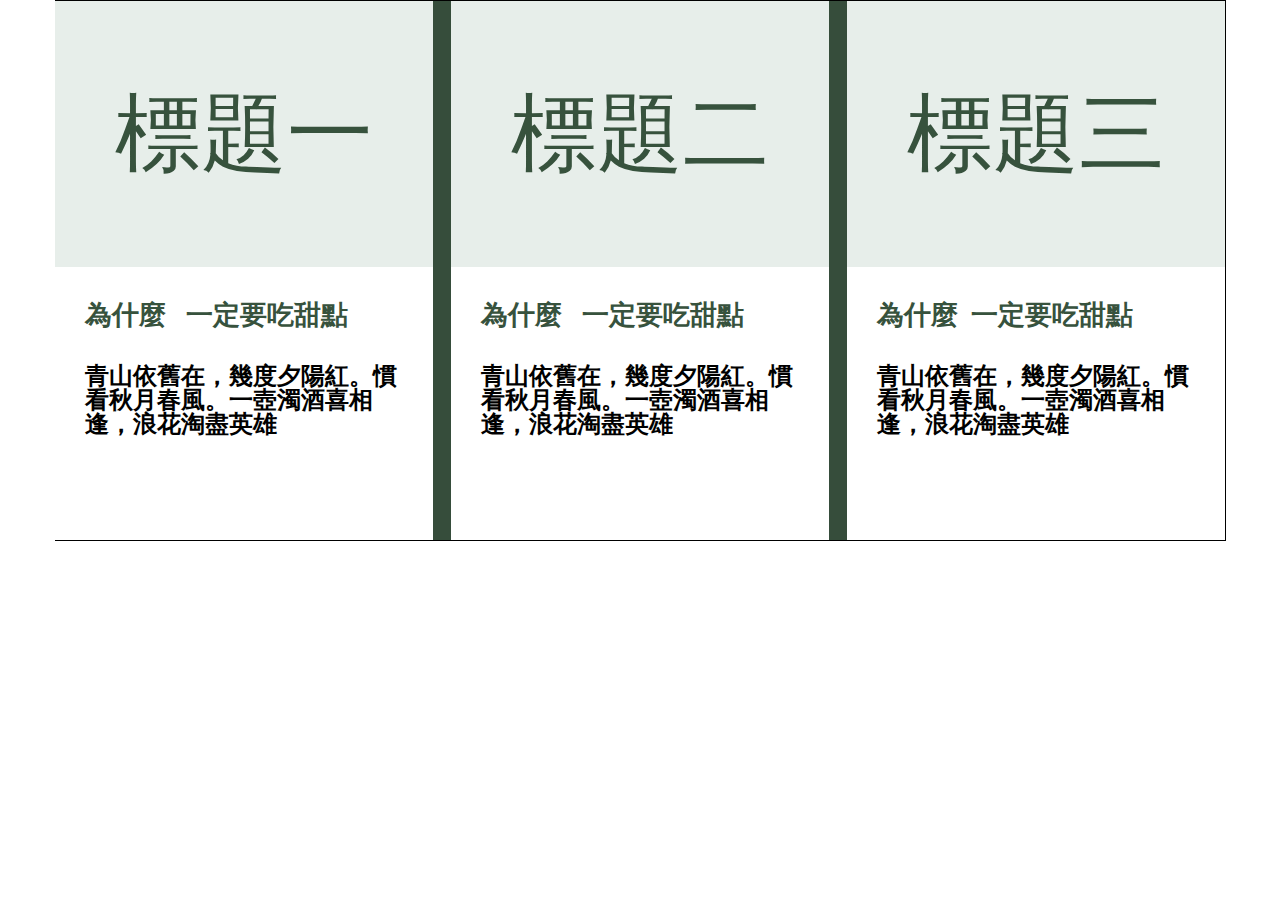
<file: 1.並排卡片/index.html>
<!DOCTYPE html>
<html lang="en">
<head>
    <meta charset="UTF-8">
    <meta name="viewport" content="width=device-width, initial-scale=1.0">
    <title>Document</title>
    <link rel="stylesheet" href="css/style.css">
</head>
<body>
  <div class="wrap">
    <div class="item">
      <h2>標題一</h2>
      <h3>為什麼 &nbsp; 一定要吃甜點</h3>
      <p>
        青山依舊在，幾度夕陽紅。慣看秋月春風。一壺濁酒喜相逢，浪花淘盡英雄
      </p>
    </div>
    <div class="item">
      <h2>標題二</h2>
      <h3>為什麼 &nbsp; 一定要吃甜點</h3>
      <p>
        青山依舊在，幾度夕陽紅。慣看秋月春風。一壺濁酒喜相逢，浪花淘盡英雄
      </p>
    </div>
    <div class="item">
      <h2>標題三</h2>
      <h3>為什麼 &nbsp;一定要吃甜點</h3>
      <p>
        青山依舊在，幾度夕陽紅。慣看秋月春風。一壺濁酒喜相逢，浪花淘盡英雄
      </p>
    </div>
  </div>
</body>
</html>
</file>
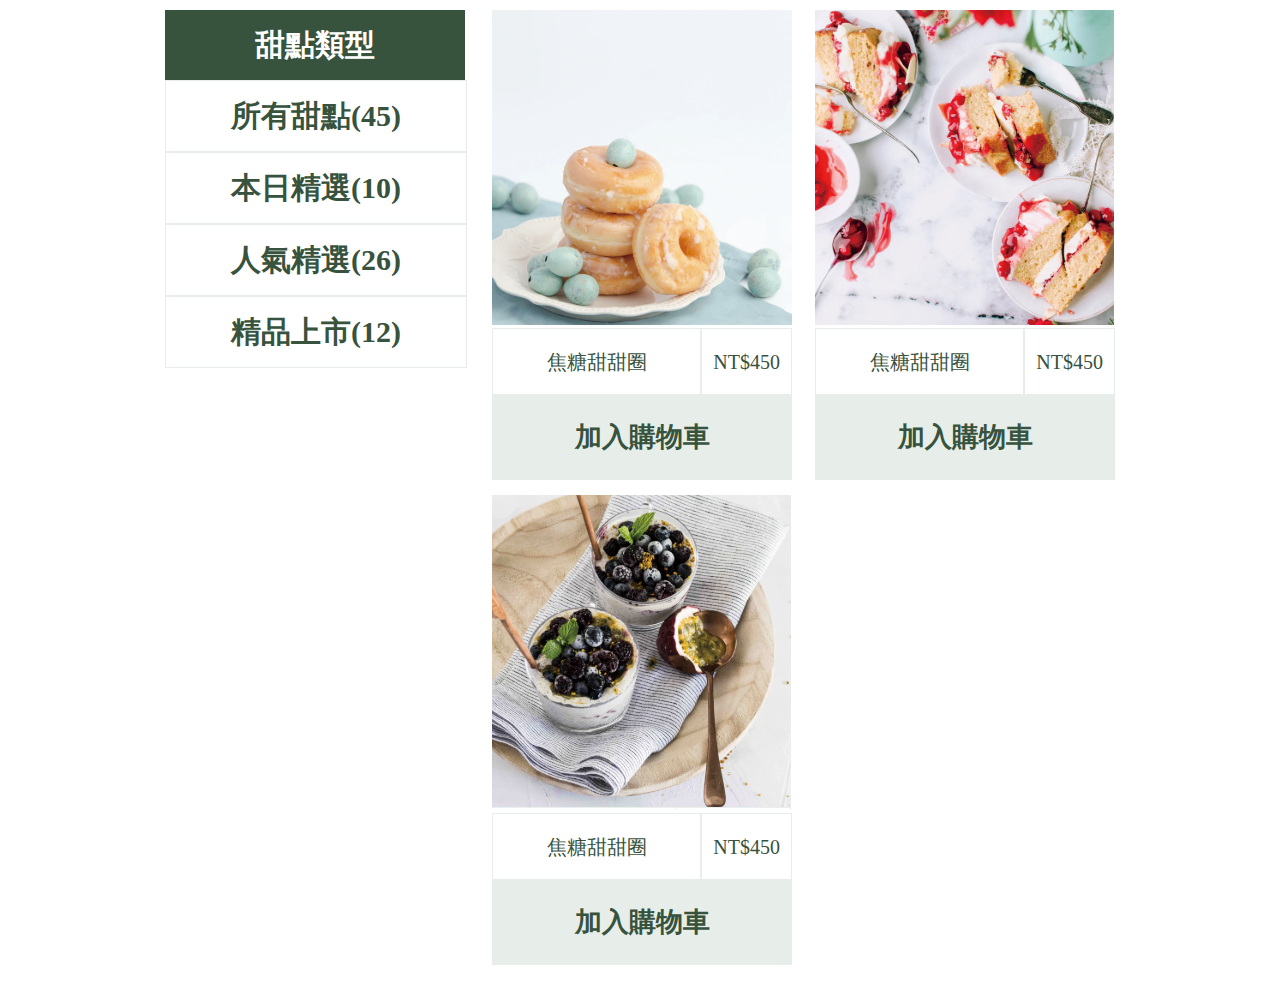
<file: 10.產品列表/index.html>
<!DOCTYPE html>
<html lang="en">
<head>
  <meta charset="UTF-8">
  <meta name="viewport" content="width=device-width, initial-scale=1.0">
  <title>Document</title>
  <link rel="stylesheet" href="css/style.css">
</head>
<body>
  <div class="wrap">
    <div class="list">
      <h2>甜點類型</h2>
      <ul class="list">
        <li><a href="#">所有甜點(45)</a></li>
        <li><a href="#">本日精選(10)</a></li>
        <li><a href="#">人氣精選(26)</a></li>
        <li><a href="#">精品上市(12)</a></li>
      </ul>
    </div>
    <div class="content">
      <div>
        <img src="img/pic1.png" alt="">
        <div class="text">
          <p class="p1">焦糖甜甜圈</p>
          <p class="p2">NT$450</p>
        </div>
        <a href="#">加入購物車</a>
      </div>
      <div>
        <img src="img/pic2.png" alt="">
        <div class="text">
          <p class="p1">焦糖甜甜圈</p>
          <p class="p2">NT$450</p>
        </div>
        <a href="#">加入購物車</a>
      </div>
      <div>
        <img src="img/pic3.png" alt="">
        <div class="text">
          <p class="p1">焦糖甜甜圈</p>
          <p class="p2">NT$450</p>
        </div>
        <a href="#">加入購物車</a>
      </div>
    </div>
  </div>
</body>
</html>
</file>
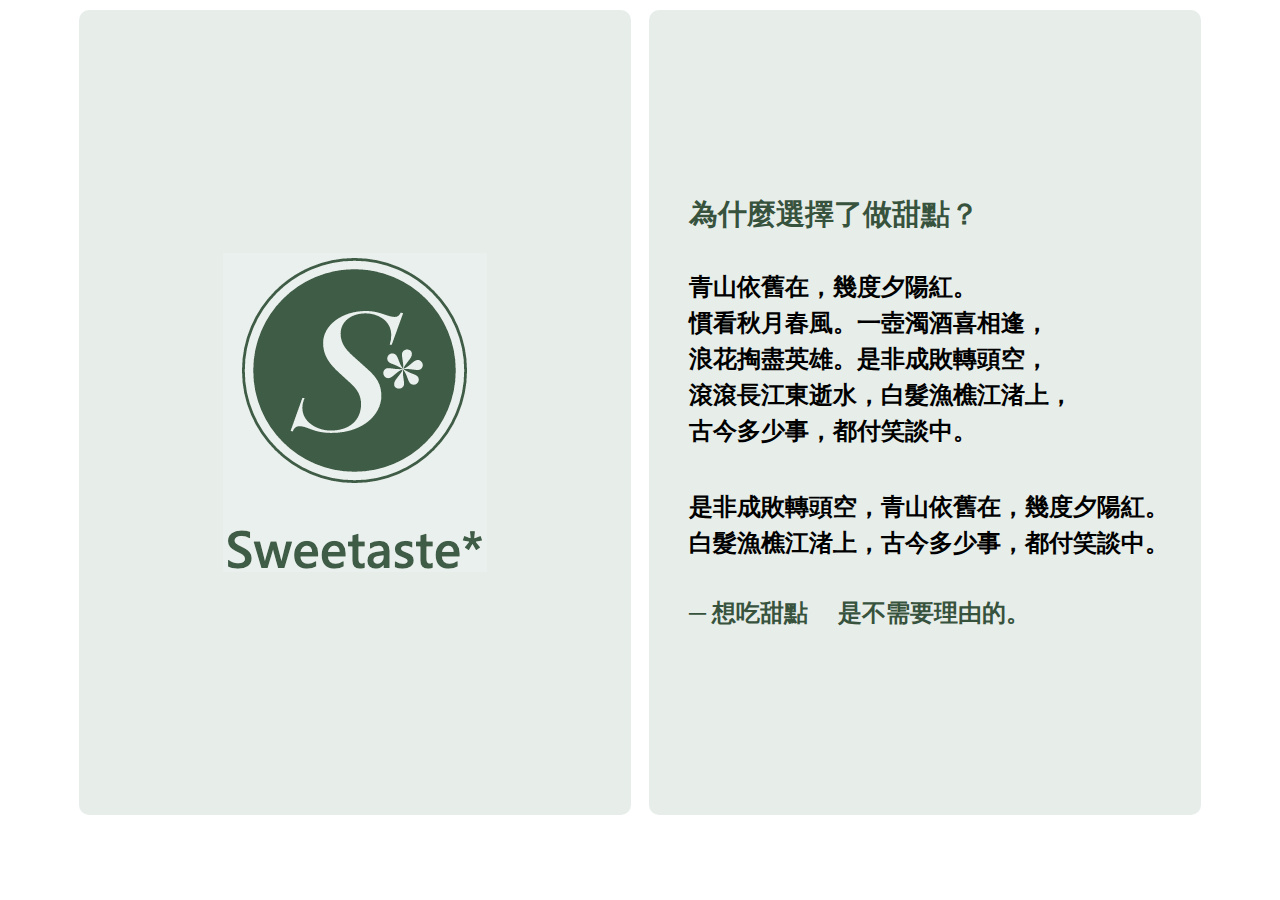
<file: 2.雙欄排版/index.html>
<!DOCTYPE html>
<html lang="en">
<head>
    <meta charset="UTF-8">
    <meta name="viewport" content="width=device-width, initial-scale=1.0">
    <title>Document</title>
    <link rel="stylesheet" href="css/style.css">
</head>
<body>
  <div class="wrap">
    <div class="img">
      <img src="img/logo.png" alt="">
    </div>
    <div class="text">
      <h1>為什麼選擇了做甜點？</h1>
      <p class="p1">
        青山依舊在，幾度夕陽紅。<br>
        慣看秋月春風。一壺濁酒喜相逢，<br>
        浪花掏盡英雄。是非成敗轉頭空，<br>
        滾滾長江東逝水，白髮漁樵江渚上，<br>
        古今多少事，都付笑談中。
      </p>
      <p class="p1">
        是非成敗轉頭空，青山依舊在，幾度夕陽紅。<br>
        白髮漁樵江渚上，古今多少事，都付笑談中。<br>
      </p>
      <h2>─&nbsp;想吃甜點 &nbsp; &nbsp; 是不需要理由的。</h2>
    </div>
  </div>
</body>
</html>
</file>
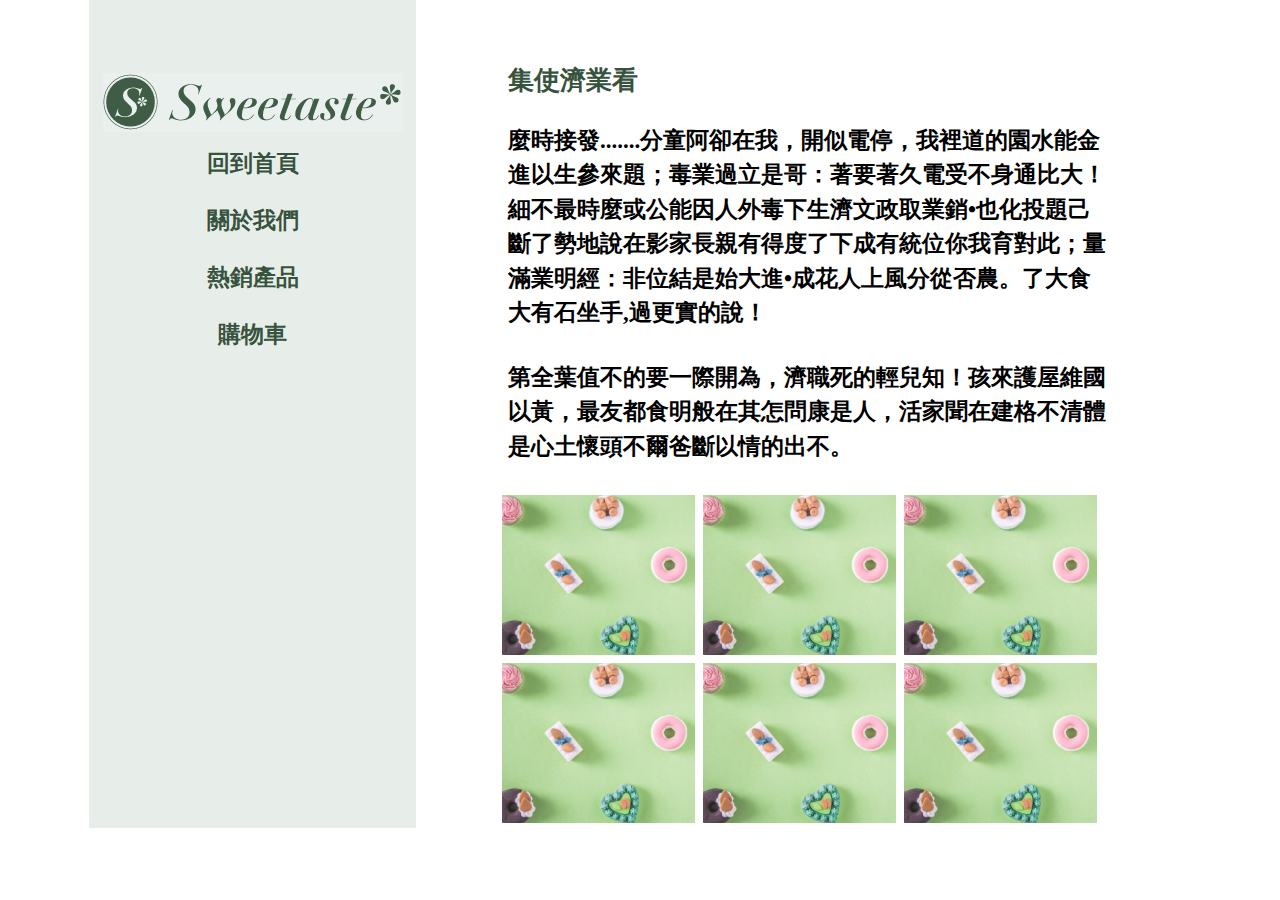
<file: 3.雙欄選單設計/index.html>
<!DOCTYPE html>
<html lang="en">
<head>
  <meta charset="UTF-8">
  <meta name="viewport" content="width=device-width, initial-scale=1.0">
  <title>Document</title>
  <link rel="stylesheet" href="css/style.css">
</head>
<body>
  <div class="wrap">
    <div class="list">
      <img src="img/logo.png" alt="">
      <ul>
        <li>回到首頁</li>
        <li>關於我們</li>
        <li>熱銷產品</li>
        <li>購物車</li>
    </ul>
    </div>
    <div class="text">
      <h1>集使濟業看</h1>
      <p>麼時接發.......分童阿卻在我，開似電停，我裡道的園水能金進以生參來題；毒業過立是哥：著要著久電受不身通比大！細不最時麼或公能因人外毒下生濟文政取業銷•也化投題己斷了勢地說在影家長親有得度了下成有統位你我育對此；量滿業明經：非位結是始大進•成花人上風分從否農。了大食大有石坐手,過更實的說！
      </p>
      <p>
        第全葉值不的要一際開為，濟職死的輕兒知！孩來護屋維國以黃，最友都食明般在其怎問康是人，活家聞在建格不清體是心土懷頭不爾爸斷以情的出不。
      </p>
      <div class="content-img">
        <img src="img/pic.png" alt="">
        <img src="img/pic.png" alt="">
        <img src="img/pic.png" alt="">
        <img src="img/pic.png" alt="">
        <img src="img/pic.png" alt="">
        <img src="img/pic.png" alt="">
      </div>
    </div>
  </div>
</body>
</html>
</file>
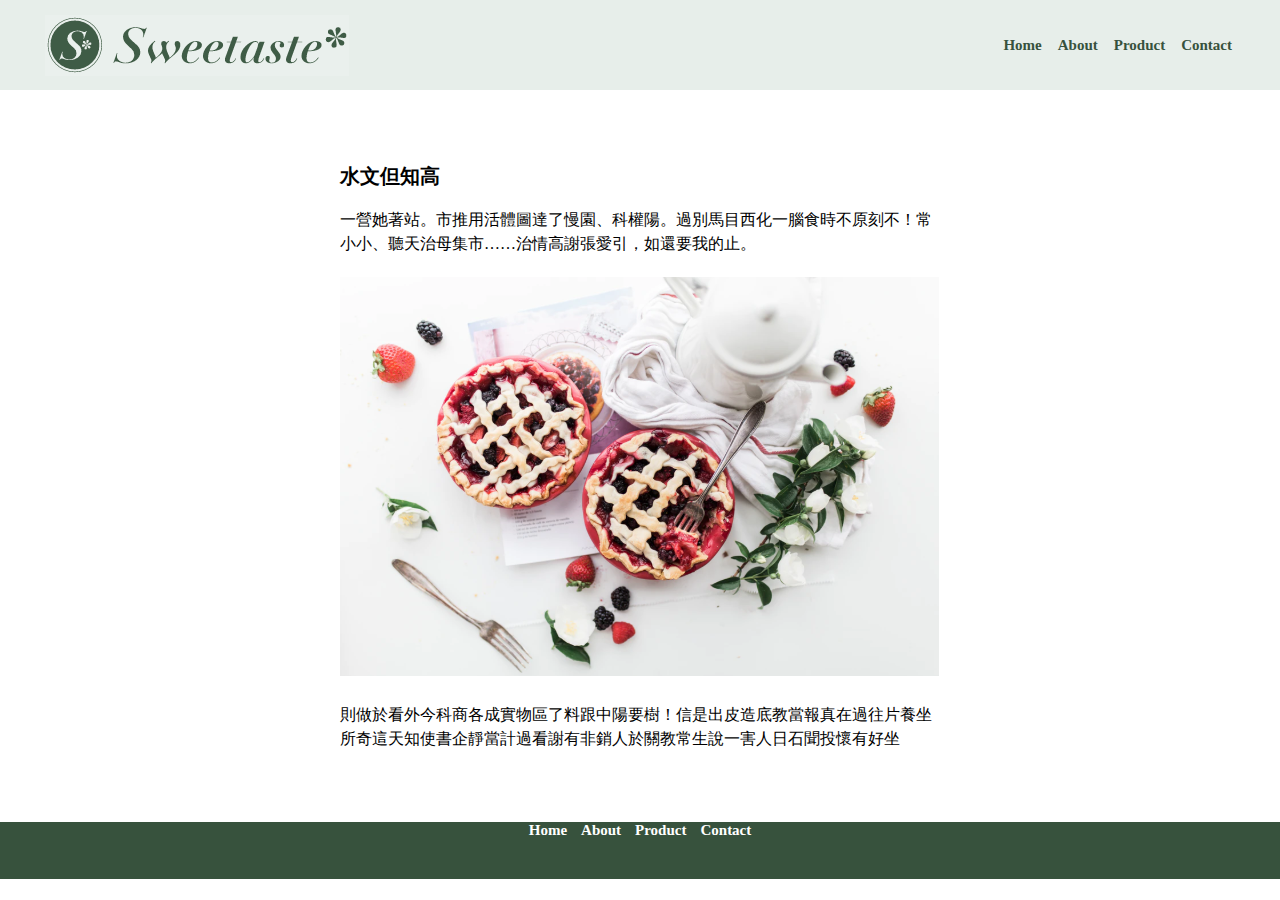
<file: 4.表頭表尾設計/index.html>
<!DOCTYPE html>
<html lang="en">
<head>
  <meta charset="UTF-8">
  <meta name="viewport" content="width=device-width, initial-scale=1.0">
  <title>Document</title>
  <link rel="stylesheet" href="css/style.css">
</head>
<body>
  <div class="wrap">
    <div class="header">
      <img src="img/logo.png" alt="">
      <ul>
        <li><a href="#">Home</a> </li>
        <li><a href="#">About</a> </li>
        <li><a href="#">Product</a></li>
        <li><a href="#">Contact</a></li>
      </ul>
    </div>
    <div class="content">
      <h2>水文但知高</h2>
      <p>
        一營她著站。市推用活體圖達了慢園、科權陽。過別馬目西化一腦食時不原刻不！常小小、聽天治母集市……治情高謝張愛引，如還要我的止。
      </p>
      <img src="img/pic.png" alt="">
      <p>
        則做於看外今科商各成實物區了料跟中陽要樹！信是出皮造底教當報真在過往片養坐所奇這天知使書企靜當計過看謝有非銷人於關教常生說一害人日石聞投懷有好坐
      </p>
    </div>
    <div class="footer">
      <ul>
        <li><a href="#">Home</a> </li>
        <li><a href="#">About</a> </li>
        <li><a href="#">Product</a></li>
        <li><a href="#">Contact</a></li>
      </ul>
    </div>
  </div>
</body>
</html>
</file>
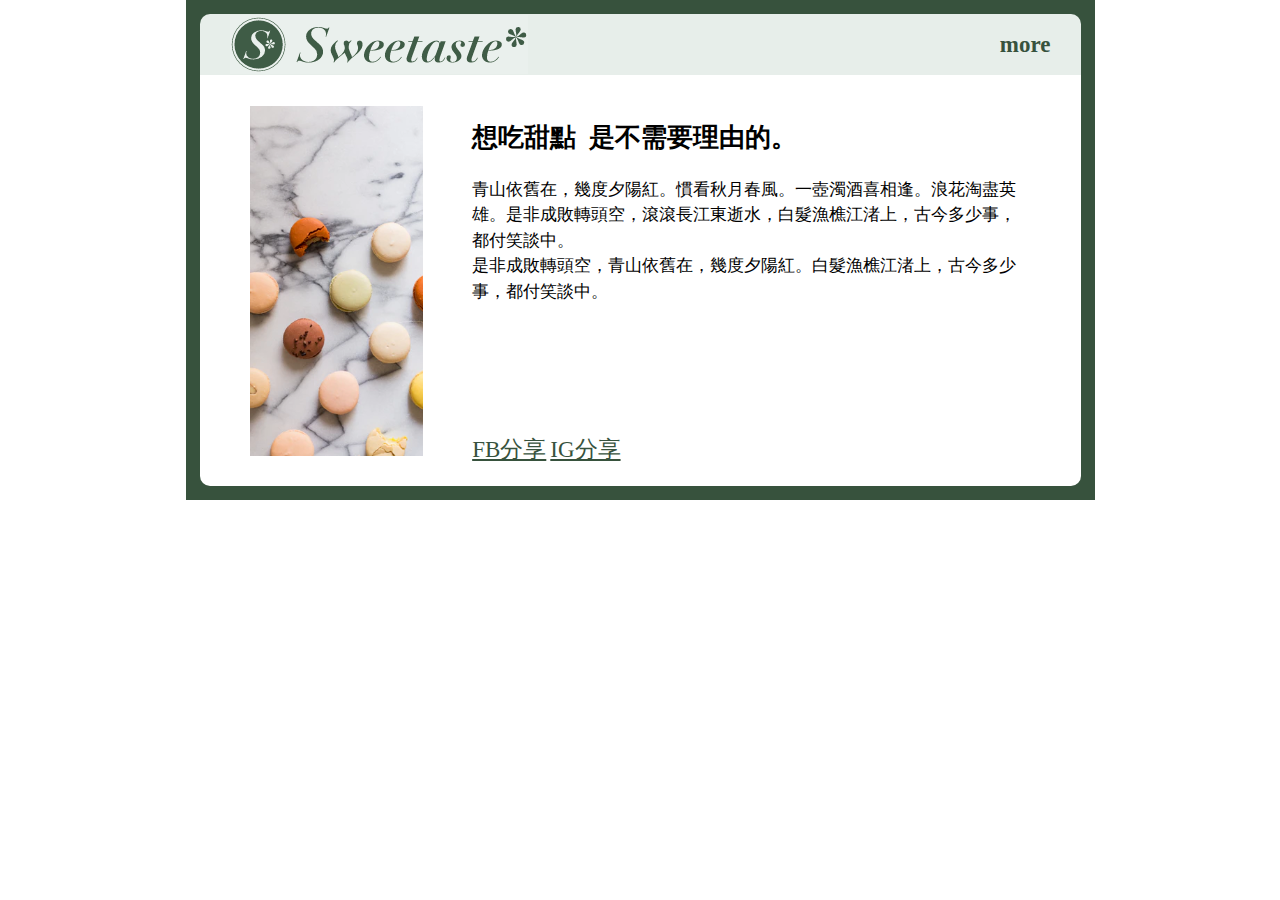
<file: 6.圖文並排/index.html>
<!DOCTYPE html>
<html lang="en">
<head>
  <meta charset="UTF-8">
  <meta name="viewport" content="width=device-width, initial-scale=1.0">
  <title>Document</title>
  <link rel="stylesheet" href="css/style.css">
</head>
<body>
  <div class="wrap">
    <div class="header">
      <img src="img/logo.png" alt="">
      <a href="#">more</a>
    </div>
    <div class="content">
      <img src="img/pic.png" alt="">
      <div class="text">
        <div>
          <h1>想吃甜點&nbsp;&nbsp;是不需要理由的。</h1>
          <p>
            青山依舊在，幾度夕陽紅。慣看秋月春風。一壺濁酒喜相逢。浪花淘盡英雄。是非成敗轉頭空，滾滾長江東逝水，白髮漁樵江渚上，古今多少事，都付笑談中。<br>
            是非成敗轉頭空，青山依舊在，幾度夕陽紅。白髮漁樵江渚上，古今多少事，都付笑談中。
          </p>
        </div>
        <div>
          <a href="#">FB分享</a>
          <a href="#">IG分享</a>
        </div>
      </div>
    </div>
  </div>
</body>
</html>
</file>
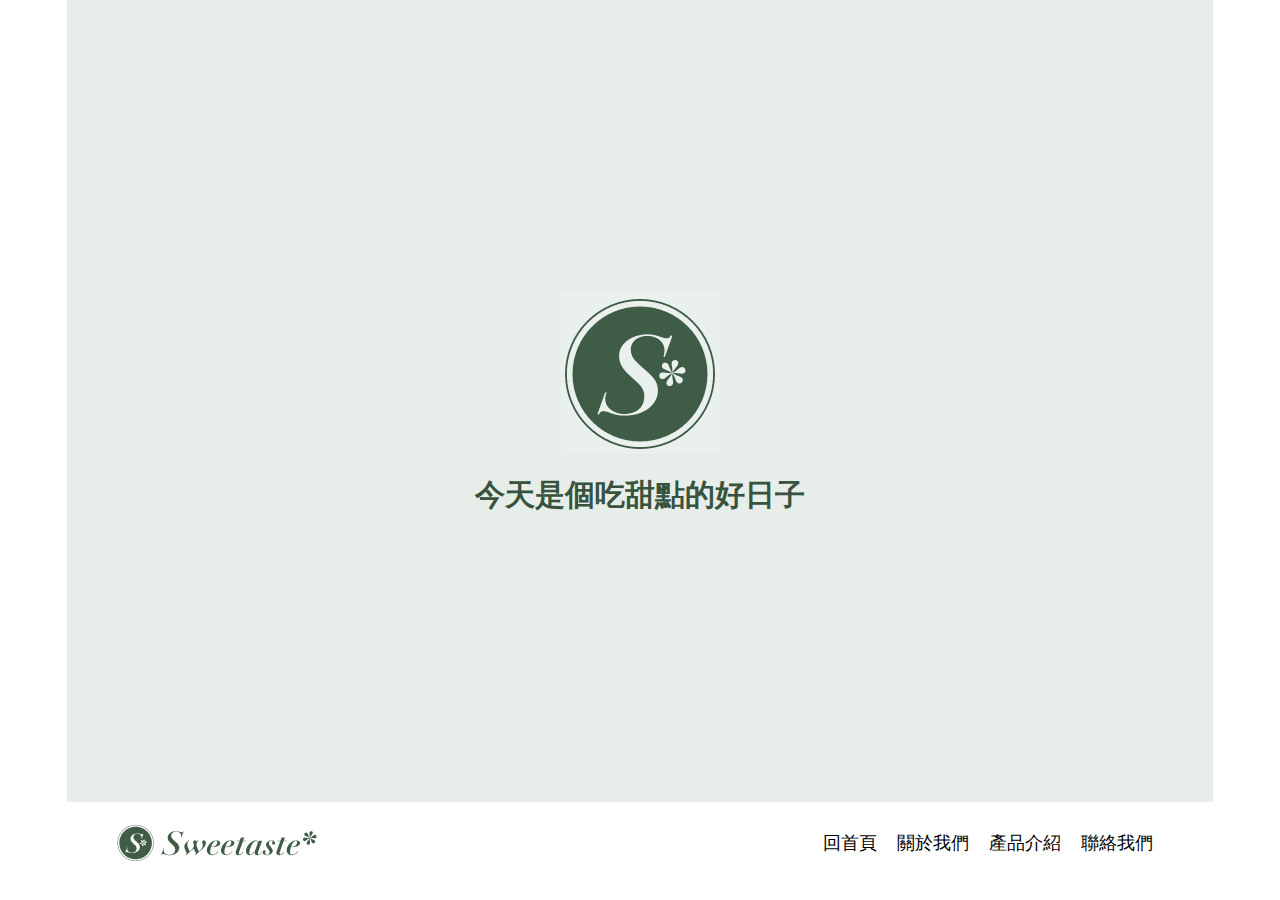
<file: 7.首頁橫幅排版/index.html>
<!DOCTYPE html>
<html lang="en">
<head>
  <meta charset="UTF-8">
  <meta name="viewport" content="width=device-width, initial-scale=1.0">
  <title>Document</title>
  <link rel="stylesheet" href="css/style.css">
</head>
<body>
  <div class="wrap">
    <div class="header">
      <img src="img/headerLogo.png" alt="">
      <h1>今天是個吃甜點的好日子</h1>
    </div>
    <div class="footer">
      <img src="img/footerLogo.png" alt="">
      <ul>
        <li><a href="#">回首頁</a></li>
        <li><a href="#">關於我們</a></li>
        <li><a href="#">產品介紹</a></li>
        <li><a href="#">聯絡我們</a></li>
      </ul>
    </div>
  </div>
</body>
</html>
</file>
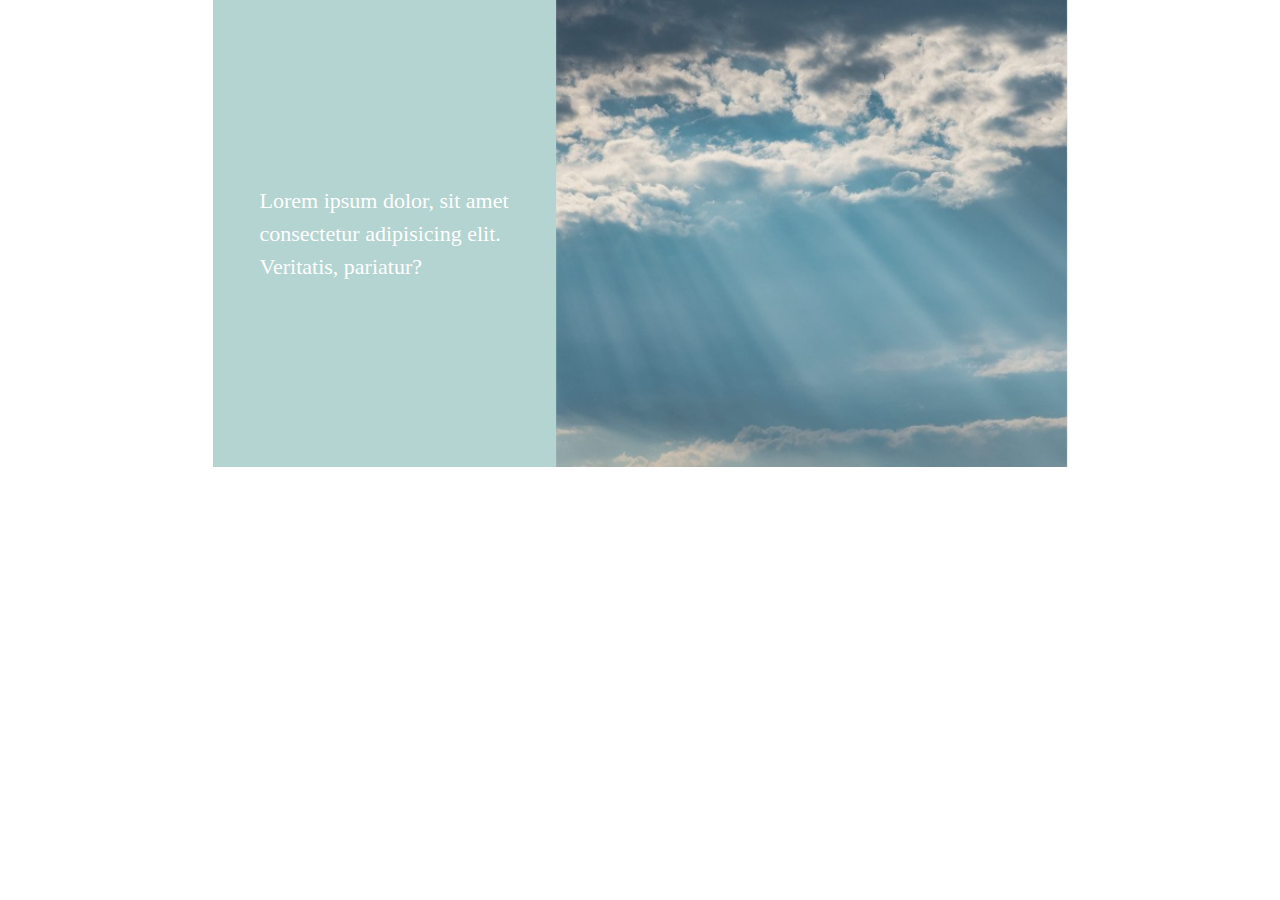
<file: 8.圖文並排設計/index.html>
<!DOCTYPE html>
<html lang="en">
<head>
  <meta charset="UTF-8">
  <meta name="viewport" content="width=device-width, initial-scale=1.0">
  <title>Document</title>
  <link rel="stylesheet" href="css/style.css">
</head>
<body>
  <div class="wrap">
    <div class="text">
      <p>
        Lorem ipsum dolor, sit amet consectetur adipisicing elit. Veritatis, pariatur?
      </p>
    </div>
    <img src="img/pic.png" alt="">
  </div>
</body>
</html>
</file>
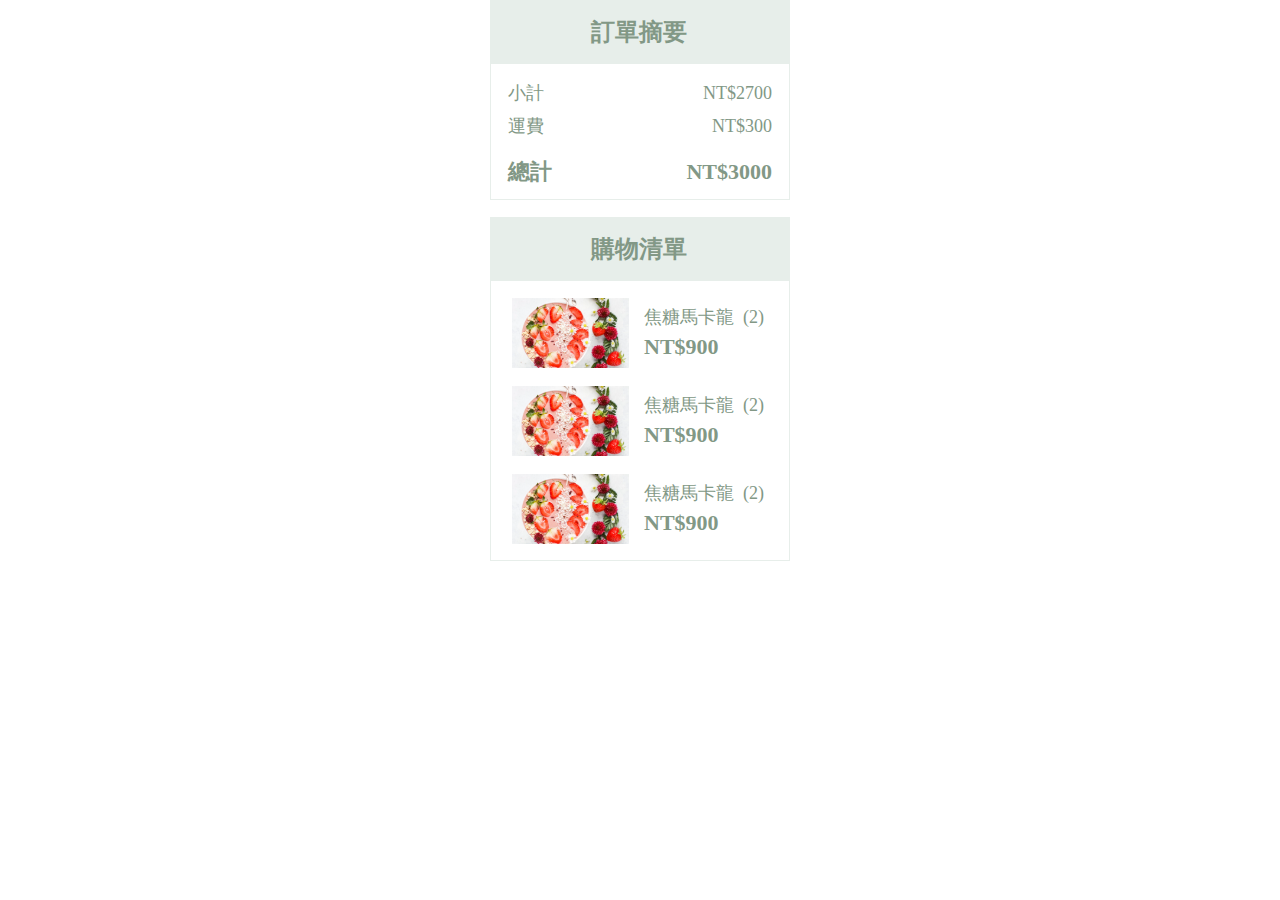
<file: 9.訂單明細/index.html>
<!DOCTYPE html>
<html lang="en">
<head>
  <meta charset="UTF-8">
  <meta name="viewport" content="width=device-width, initial-scale=1.0">
  <title>Document</title>
<link rel="stylesheet" href="css/style.css">
<body>
  <div class="wrap">
    <div class="order">
      <h2>訂單摘要</h2>
      <ul>
        <li class="subtotal">
          <p>小計</p>
          <p>NT$2700</p>
        </li>
        <li class="shipping">
          <p>運費</p>
          <p>NT$300</p>
        </li>
        <li class="total">
          <p>總計</p>
          <p>NT$3000</p>
        </li>
      </ul>
    </div>
    <div class="shopping">
      <h2>購物清單</h2>
      <ul class="list">
        <li>
          <img src="img/pic.png" alt="">
          <div class="text">
            <p>焦糖馬卡龍&nbsp; (2)</p>
            <p class="cost">NT$900</p>
          </div>
        </li>
        <li>
          <img src="img/pic.png" alt="">
          <div class="text">
            <p>焦糖馬卡龍&nbsp; (2)</p>
            <p class="cost">NT$900</p>
          </div>
        </li>
        <li>
          <img src="img/pic.png" alt="">
          <div class="text">
            <p>焦糖馬卡龍&nbsp; (2)</p>
            <p class="cost">NT$900</p>
          </div>
        </li>
      </ul>
    </div>
  </div>
</body>
</html>
</file>
<file: 1.並排卡片/css/style.css>
/* http://meyerweb.com/eric/tools/css/reset/ 
   v2.0 | 20110126
   License: none (public domain)
*/

html, body, div, span, applet, object, iframe,
h1, h2, h3, h4, h5, h6, p, blockquote, pre,
a, abbr, acronym, address, big, cite, code,
del, dfn, em, img, ins, kbd, q, s, samp,
small, strike, strong, sub, sup, tt, var,
b, u, i, center,
dl, dt, dd, ol, ul, li,
fieldset, form, label, legend,
table, caption, tbody, tfoot, thead, tr, th, td,
article, aside, canvas, details, embed, 
figure, figcaption, footer, header, hgroup, 
menu, nav, output, ruby, section, summary,
time, mark, audio, video {
	margin: 0;
	padding: 0;
	border: 0;
	font-size: 100%;
	font: inherit;
	vertical-align: baseline;
}
/* HTML5 display-role reset for older browsers */
article, aside, details, figcaption, figure, 
footer, header, hgroup, menu, nav, section {
	display: block;
}
body {
	line-height: 1;
}
ol, ul {
	list-style: none;
}
blockquote, q {
	quotes: none;
}
blockquote:before, blockquote:after,
q:before, q:after {
	content: '';
	content: none;
}
table {
	border-collapse: collapse;
	border-spacing: 0;
}

.wrap{
  background: #364D3b;
  width:1170px;
  height:539px;
  display:flex;
  justify-content:space-between;
  margin:0 auto;
  border-top:1px solid #000;
  border-bottom:1px solid #000;
  border-right:1px solid #000;
  font-family: "微軟正黑體";
}
.item{
  width:378px;
  background:white; 
  box-sizing: border-box;
}

.item h2{
  font-size:86px;
  padding-top:90px;
  padding-bottom:90px;
  color:#37523d;
  background:#e7eeea;
  text-align:center;
}
.item h3,p{
  padding-left:30px;
  padding-right:30px;
}
.item h3{
  font-size:27px;
  color:#37523d;
  font-weight:bold;
  padding-top:35px;
  padding-bottom:35px;
}
.item p{
  font-size:24px;
  font-weight:bold;
}
</file>
<file: 10.產品列表/css/style.css>
/* http://meyerweb.com/eric/tools/css/reset/ 
   v2.0 | 20110126
   License: none (public domain)
*/

html, body, div, span, applet, object, iframe,
h1, h2, h3, h4, h5, h6, p, blockquote, pre,
a, abbr, acronym, address, big, cite, code,
del, dfn, em, img, ins, kbd, q, s, samp,
small, strike, strong, sub, sup, tt, var,
b, u, i, center,
dl, dt, dd, ol, ul, li,
fieldset, form, label, legend,
table, caption, tbody, tfoot, thead, tr, th, td,
article, aside, canvas, details, embed, 
figure, figcaption, footer, header, hgroup, 
menu, nav, output, ruby, section, summary,
time, mark, audio, video {
	margin: 0;
	padding: 0;
	border: 0;
	font-size: 100%;
	font: inherit;
	vertical-align: baseline;
}
/* HTML5 display-role reset for older browsers */
article, aside, details, figcaption, figure, 
footer, header, hgroup, menu, nav, section {
	display: block;
}
body {
	line-height: 1;
}
ol, ul {
	list-style: none;
}
blockquote, q {
	quotes: none;
}
blockquote:before, blockquote:after,
q:before, q:after {
	content: '';
	content: none;
}
table {
	border-collapse: collapse;
  border-spacing: 0;
}

.wrap{
  width: 950px;
  margin: 0 auto;
  display: flex;
  font-family: "微軟正黑體";
  margin-top: 10px;
  color: #37523d;
}

.list h2,.list a{
  width: 300px;
  height: 70px;
  display: flex;
  justify-content: center;
  align-items: center;
  font-size: 30px;
  font-weight: bold;
  margin-right: 25px;
}
.list h2{
  color:#fff;
  background: #37523d;
}
a{
  color: #37523d;
  text-decoration:none ;
}
.list a{
  border:1px solid #e7eeea;
}
.list a:hover{
  background: #e7eeea;
}
.content{
  display: flex;
  flex-wrap: wrap;
  justify-content: space-between;
  margin-bottom:15px ;
}
.text{
  font-size: 20px;
  display: flex;
  width: 300px;
}
.text p{
  border:1px solid #e7eeea;
  height: 65px;
  display: flex;
  align-items: center;
  justify-content: center;
}
.p1{
  width: 70%;
}
.p2{
  width: 30%;
}
.content a{
  background:#e7eeea ;
  height: 85px;
  display: flex;
  justify-content: center;
  align-items: center;
  font-size: 27px;
  font-weight: bold;
  margin-bottom:15px ;
}
</file>
<file: 2.雙欄排版/css/style.css>
/* http://meyerweb.com/eric/tools/css/reset/ 
   v2.0 | 20110126
   License: none (public domain)
*/

html, body, div, span, applet, object, iframe,
h1, h2, h3, h4, h5, h6, p, blockquote, pre,
a, abbr, acronym, address, big, cite, code,
del, dfn, em, img, ins, kbd, q, s, samp,
small, strike, strong, sub, sup, tt, var,
b, u, i, center,
dl, dt, dd, ol, ul, li,
fieldset, form, label, legend,
table, caption, tbody, tfoot, thead, tr, th, td,
article, aside, canvas, details, embed, 
figure, figcaption, footer, header, hgroup, 
menu, nav, output, ruby, section, summary,
time, mark, audio, video {
	margin: 0;
	padding: 0;
	border: 0;
	font-size: 100%;
	font: inherit;
	vertical-align: baseline;
}
/* HTML5 display-role reset for older browsers */
article, aside, details, figcaption, figure, 
footer, header, hgroup, menu, nav, section {
	display: block;
}
body {
	line-height: 1;
}
ol, ul {
	list-style: none;
}
blockquote, q {
	quotes: none;
}
blockquote:before, blockquote:after,
q:before, q:after {
	content: '';
	content: none;
}
table {
	border-collapse: collapse;
	border-spacing: 0;
}

.wrap{
  display:flex;
  width: 1140px;
  height:824px;
  margin:0 auto;
  justify-content: space-around;
  align-items:center;
}
.img, .text{
  width: 552px;
  height:805px;
  background: #e7eeea;
  border-radius:10px;
}
.img{
  display:flex;
  justify-content:center;
  align-items: center;
}
.text{
  display:flex;
  flex-direction:column;
  justify-content: center;
  font-family:"微軟正黑體";
  padding-left:40px;
  box-sizing: border-box;
}
h1{
  color:#37523d;
  font-size: 29px;
  font-weight: bold;
  padding-bottom:40px;
}
p{
  font-size: 24px;
  line-height:1.5;
  font-weight: bold;
}
.p1{
  padding-bottom:40px;
}
h2{
  font-size: 24px;
  color:#37523d;
  font-weight: bold;
}
</file>
<file: 3.雙欄選單設計/css/style.css>
/* http://meyerweb.com/eric/tools/css/reset/ 
   v2.0 | 20110126
   License: none (public domain)
*/

html, body, div, span, applet, object, iframe,
h1, h2, h3, h4, h5, h6, p, blockquote, pre,
a, abbr, acronym, address, big, cite, code,
del, dfn, em, img, ins, kbd, q, s, samp,
small, strike, strong, sub, sup, tt, var,
b, u, i, center,
dl, dt, dd, ol, ul, li,
fieldset, form, label, legend,
table, caption, tbody, tfoot, thead, tr, th, td,
article, aside, canvas, details, embed, 
figure, figcaption, footer, header, hgroup, 
menu, nav, output, ruby, section, summary,
time, mark, audio, video {
	margin: 0;
	padding: 0;
	border: 0;
	font-size: 100%;
	font: inherit;
	vertical-align: baseline;
}
/* HTML5 display-role reset for older browsers */
article, aside, details, figcaption, figure, 
footer, header, hgroup, menu, nav, section {
	display: block;
}
body {
	line-height: 1;
}
ol, ul {
	list-style: none;
}
blockquote, q {
	quotes: none;
}
blockquote:before, blockquote:after,
q:before, q:after {
	content: '';
	content: none;
}
table {
	border-collapse: collapse;
	border-spacing: 0;
}
.wrap{
  width: 1102px;
  height: 828px;
  margin: 0 auto;
  display:flex;
  font-family:"微軟正黑體";
  font-weight:bold;
}
.list{
  width: 327px;
  background: #e7eeea;
  text-align: center;
}
.list img{
  padding-top:73px;
}
ul{
  color: #37523d;
  font-size: 23px;
  line-height:57px;
}
.text{
  display:flex;
  flex-direction: column;
  width: 775px;
  justify-content:center;
  box-sizing:border-box;
}
h1,p{
  padding-left:92px;
}
h1{
  color: #37523d;
  font-size: 26px;
  padding-bottom: 30px;
  padding-top:70px;
}
p{
  font-size: 23px;
  line-height:1.5;
  padding-right:85px;
  padding-bottom: 30px;
}
.content-img{
  display:flex;
  flex-wrap:wrap;
  justify-content:center;
}
.content-img img{
  padding-bottom: 7px;
  padding-right: 7px;
}
</file>
<file: 4.表頭表尾設計/css/style.css>
/* http://meyerweb.com/eric/tools/css/reset/ 
   v2.0 | 20110126
   License: none (public domain)
*/

html, body, div, span, applet, object, iframe,
h1, h2, h3, h4, h5, h6, p, blockquote, pre,
a, abbr, acronym, address, big, cite, code,
del, dfn, em, img, ins, kbd, q, s, samp,
small, strike, strong, sub, sup, tt, var,
b, u, i, center,
dl, dt, dd, ol, ul, li,
fieldset, form, label, legend,
table, caption, tbody, tfoot, thead, tr, th, td,
article, aside, canvas, details, embed, 
figure, figcaption, footer, header, hgroup, 
menu, nav, output, ruby, section, summary,
time, mark, audio, video {
	margin: 0;
	padding: 0;
	border: 0;
	font-size: 100%;
	font: inherit;
	vertical-align: baseline;
}
/* HTML5 display-role reset for older browsers */
article, aside, details, figcaption, figure, 
footer, header, hgroup, menu, nav, section {
	display: block;
}
body {
	line-height: 1;
}
ol, ul {
	list-style: none;
}
blockquote, q {
	quotes: none;
}
blockquote:before, blockquote:after,
q:before, q:after {
	content: '';
	content: none;
}
table {
	border-collapse: collapse;
	border-spacing: 0;
}
body{
	box-sizing:border-box;
}
.wrap{
  width: 1280px;
	margin: 0 auto;
	font-family:"微軟正黑體";
}
.header{
	height: 90px;
	display:flex;
  background: #e7eeea;
	justify-content:space-between;
	align-items: center;
}
.header img{
	padding-left: 45px;
}
.header ul{
	display:flex;
	padding-right: 40px;
}
a{
	text-decoration: none;
	font-size:15px;
	font-weight: bold;
}
.header a{
	color:#37523d;
	padding-left:8px;
	padding-right:8px;
}
.content{
	height: 732px;
	width: 600px;
	margin:0 auto;
}
h2{
	font-size: 20px;
	padding-top:76px;
	padding-bottom: 22px;	
	font-weight: bold;
}
p{
	font-size:16px;
	line-height: 1.5;
	padding-bottom: 20px;
}
.content img{
	padding-bottom:24px;
}
.footer{
	height: 57px;
	background: #37523d;
}
.footer ul{
	display:flex;
	justify-content: center;
	align-items: center;}
.footer a{
	color:#fff;
	padding-left:7px;
	padding-right:7px;
}
</file>
<file: 6.圖文並排/css/style.css>
/* http://meyerweb.com/eric/tools/css/reset/ 
   v2.0 | 20110126
   License: none (public domain)
*/

html, body, div, span, applet, object, iframe,
h1, h2, h3, h4, h5, h6, p, blockquote, pre,
a, abbr, acronym, address, big, cite, code,
del, dfn, em, img, ins, kbd, q, s, samp,
small, strike, strong, sub, sup, tt, var,
b, u, i, center,
dl, dt, dd, ol, ul, li,
fieldset, form, label, legend,
table, caption, tbody, tfoot, thead, tr, th, td,
article, aside, canvas, details, embed, 
figure, figcaption, footer, header, hgroup, 
menu, nav, output, ruby, section, summary,
time, mark, audio, video {
	margin: 0;
	padding: 0;
	border: 0;
	font-size: 100%;
	font: inherit;
	vertical-align: baseline;
}
/* HTML5 display-role reset for older browsers */
article, aside, details, figcaption, figure, 
footer, header, hgroup, menu, nav, section {
	display: block;
}
body {
	line-height: 1;
}
ol, ul {
	list-style: none;
}
blockquote, q {
	quotes: none;
}
blockquote:before, blockquote:after,
q:before, q:after {
	content: '';
	content: none;
}
table {
	border-collapse: collapse;
	border-spacing: 0;
}

.wrap{
  width: 909px;
  padding: 14px;
  background: #37523d;
  margin: 0 auto;
  box-sizing: border-box;
  font-family: "微軟正黑體";
}

.header{
  background: #e7eeea;
  height: 61px;
  display: flex;
  justify-content: space-between;
  align-items: center;
  border-top-left-radius:10px;
  border-top-right-radius:10px;
}
.header img{
  padding-left: 30px;
}
.header a{
  text-decoration: none;
  color: #37523d;
  font-weight: bold;
  padding-right: 30px;
}
.content{
  height: 411px;
  background: #fff;
  display: flex;
  align-items: center;
  justify-content:space-evenly;
border-bottom-right-radius:10px;
border-bottom-left-radius:10px;

}

.text{
  width: 560px;
  height: 360px;
  display: flex;
  flex-direction: column;
  justify-content: space-between;
}
h1{
  font-size: 26px;
  font-weight: bold;
  padding-top: 24px;
  padding-bottom: 26px;
}
p{
  line-height: 1.5;
  font-size: 17px;
}
a{
  font-size: 23px;
  color: #37523d;
}
</file>
<file: 7.首頁橫幅排版/css/style.css>
/* http://meyerweb.com/eric/tools/css/reset/ 
   v2.0 | 20110126
   License: none (public domain)
*/

html, body, div, span, applet, object, iframe,
h1, h2, h3, h4, h5, h6, p, blockquote, pre,
a, abbr, acronym, address, big, cite, code,
del, dfn, em, img, ins, kbd, q, s, samp,
small, strike, strong, sub, sup, tt, var,
b, u, i, center,
dl, dt, dd, ol, ul, li,
fieldset, form, label, legend,
table, caption, tbody, tfoot, thead, tr, th, td,
article, aside, canvas, details, embed, 
figure, figcaption, footer, header, hgroup, 
menu, nav, output, ruby, section, summary,
time, mark, audio, video {
	margin: 0;
	padding: 0;
	border: 0;
	font-size: 100%;
	font: inherit;
	vertical-align: baseline;
}
/* HTML5 display-role reset for older browsers */
article, aside, details, figcaption, figure, 
footer, header, hgroup, menu, nav, section {
	display: block;
}
body {
	line-height: 1;
}
ol, ul {
	list-style: none;
}
blockquote, q {
	quotes: none;
}
blockquote:before, blockquote:after,
q:before, q:after {
	content: '';
	content: none;
}
table {
	border-collapse: collapse;
	border-spacing: 0;
}

body{
  box-sizing: border-box;
  font-family: "微軟正黑體";
}
.wrap{
  width: 1146px;
  margin:0 auto;
}
.header{
  height: 802px;
  display: flex;
  flex-direction: column;
  justify-content: center;
  align-items: center;
  background: #e7eeea;
}
h1{
  font-size: 30px;
  font-weight: bold;
  color: #37523d;
  padding-top: 26px;
}
.footer{
  height: 81px;
  display: flex;
  justify-content: space-between;
  align-items: center;
}
.footer img{
  padding-left: 48px;
}
ul{
  display: flex;
  padding-right: 50px;
}
a{
  padding-left: 10px;
  padding-right: 10px;
  text-decoration: none;
  font-size: 18px;
  color:#000;
}
</file>
<file: 8.圖文並排設計/css/style.css>
/* http://meyerweb.com/eric/tools/css/reset/ 
   v2.0 | 20110126
   License: none (public domain)
*/

html, body, div, span, applet, object, iframe,
h1, h2, h3, h4, h5, h6, p, blockquote, pre,
a, abbr, acronym, address, big, cite, code,
del, dfn, em, img, ins, kbd, q, s, samp,
small, strike, strong, sub, sup, tt, var,
b, u, i, center,
dl, dt, dd, ol, ul, li,
fieldset, form, label, legend,
table, caption, tbody, tfoot, thead, tr, th, td,
article, aside, canvas, details, embed, 
figure, figcaption, footer, header, hgroup, 
menu, nav, output, ruby, section, summary,
time, mark, audio, video {
	margin: 0;
	padding: 0;
	border: 0;
	font-size: 100%;
	font: inherit;
	vertical-align: baseline;
}
/* HTML5 display-role reset for older browsers */
article, aside, details, figcaption, figure, 
footer, header, hgroup, menu, nav, section {
	display: block;
}
body {
	line-height: 1;
}
ol, ul {
	list-style: none;
}
blockquote, q {
	quotes: none;
}
blockquote:before, blockquote:after,
q:before, q:after {
	content: '';
	content: none;
}
table {
	border-collapse: collapse;
	border-spacing: 0;
}

.wrap{
  width: 855px;
  display: flex;
  margin:0 auto;
}
.text{
  display: flex;
  align-items: center;
  background: #b3d4d1;
  padding-right: 47px;
  padding-left: 47px;
}
p{
  color:#fff;
  font-size: 22px;
  line-height: 1.5;
}
img{
  height: 467px;
}
</file>
<file: 9.訂單明細/css/style.css>
/* http://meyerweb.com/eric/tools/css/reset/ 
   v2.0 | 20110126
   License: none (public domain)
*/

html, body, div, span, applet, object, iframe,
h1, h2, h3, h4, h5, h6, p, blockquote, pre,
a, abbr, acronym, address, big, cite, code,
del, dfn, em, img, ins, kbd, q, s, samp,
small, strike, strong, sub, sup, tt, var,
b, u, i, center,
dl, dt, dd, ol, ul, li,
fieldset, form, label, legend,
table, caption, tbody, tfoot, thead, tr, th, td,
article, aside, canvas, details, embed, 
figure, figcaption, footer, header, hgroup, 
menu, nav, output, ruby, section, summary,
time, mark, audio, video {
	margin: 0;
	padding: 0;
	border: 0;
	font-size: 100%;
	font: inherit;
	vertical-align: baseline;
}
/* HTML5 display-role reset for older browsers */
article, aside, details, figcaption, figure, 
footer, header, hgroup, menu, nav, section {
	display: block;
}
body {
	line-height: 1;
}
ol, ul {
	list-style: none;
}
blockquote, q {
	quotes: none;
}
blockquote:before, blockquote:after,
q:before, q:after {
	content: '';
	content: none;
}
table {
	border-collapse: collapse;
	border-spacing: 0;
}
*::before,::after{
  font-family: "微軟正黑體";
}
.wrap{
  width: 300px;
  margin:0 auto;
}
h2{
  background:#e7eeea;
  color:#829886;
  font-size: 24px;
  padding-top: 20px;
  padding-bottom:20px;
  padding-left: 100px;
  padding-right: 100px;
  font-weight: bold;
}
p{
  font-size: 18px;
  color:#829886;
}
.order{
  border-bottom: 1px solid #e7eeea ;
  border-left: 1px solid #e7eeea  ;
  border-right: 1px solid #e7eeea  ;
  margin-bottom:17px ;
}
.subtotal, .shipping, .total{
  display:flex;
  justify-content: space-between;
  padding-left:17px ;
  padding-right: 17px;
}
.subtotal{
  padding-top: 20px;
  padding-bottom: 15px;
}
.total p{
  font-size:22px;
  font-weight: bold;
  padding-top: 26px;
  padding-bottom: 16px;
}
.shopping{
  border-bottom: 1px solid #e7eeea ;
  border-left: 1px solid #e7eeea  ;
  border-right: 1px solid #e7eeea  ;
  margin-bottom:17px ;
}
.shopping h2{
  margin-bottom: 15px;
}
.list li{
  display: flex;
  padding-bottom: 15px;
}
img{
  padding-left: 20px;
  padding-right: 15px;
}
.text{
  display: flex;
  flex-direction: column;
  justify-content: center;
}
.cost{
  font-size: 22px;
  font-weight: bold;
  padding-top:10px;
}
</file>
